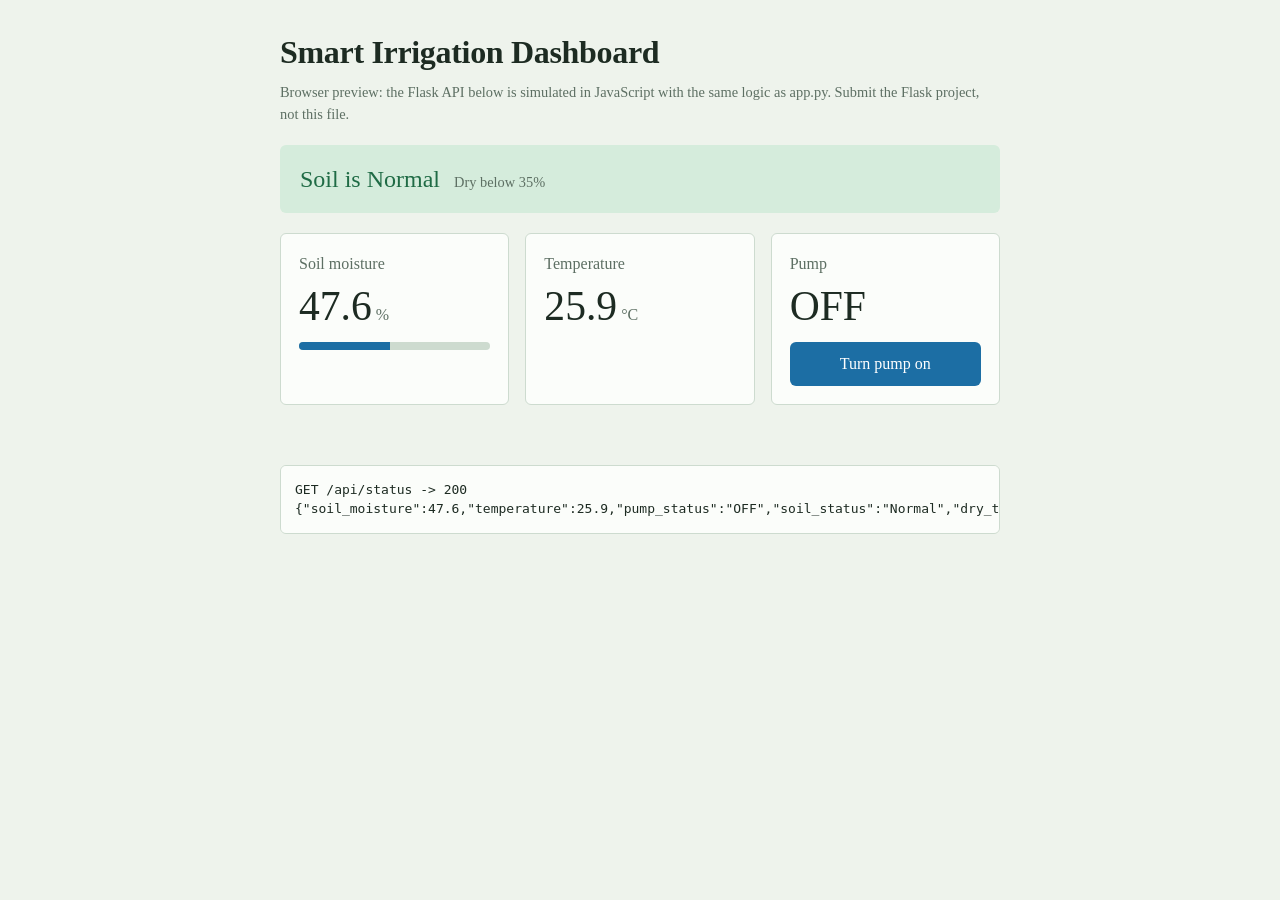
<file: Smart_Irrigation_Dashboard_(preview)[1].html>
<!doctype html>
<html lang="en">
<head>
<meta charset="utf-8">
<meta name="viewport" content="width=device-width, initial-scale=1, viewport-fit=cover">
<title>Smart Irrigation Dashboard</title>
<style>
:root{box-sizing:border-box;padding-top:env(safe-area-inset-top,0px);padding-bottom:env(safe-area-inset-bottom,0px);
--bg:#eef3ec;--ink:#1d2b22;--muted:#5d6f63;--card:#fbfdfa;--line:#cddbcf;--dry:#b5651d;--dry-bg:#f6e3cc;--ok:#1f6b45;--ok-bg:#d5ecdc;--water:#1c6ea4;--err:#a12d2d;color-scheme:light}
@media (prefers-color-scheme:dark){:root:not([data-theme="light"]){--bg:#121a15;--ink:#e3ece5;--muted:#9bb0a1;--card:#1a251e;--line:#2c3d32;--dry:#f0b46c;--dry-bg:#3d2a14;--ok:#7fd6a3;--ok-bg:#16301f;--water:#4aa3df;--err:#ff8a8a;color-scheme:dark}}
html{scroll-padding-top:env(safe-area-inset-top,0px)}
*{box-sizing:border-box}
body{margin:0;background:var(--bg);color:var(--ink);font:16px/1.5 Georgia,"Times New Roman",serif}
main{max-width:760px;margin:0 auto;padding:28px 20px 48px}
h1{font-size:2rem;margin:0 0 6px;letter-spacing:-.01em}
.note{color:var(--muted);font-size:.9rem;margin:0 0 20px}
h2{font-size:1rem;font-weight:normal;color:var(--muted);margin:0 0 8px}
.banner{display:flex;flex-wrap:wrap;align-items:baseline;gap:14px;padding:16px 20px;border-radius:6px;font-size:1.5rem;margin-bottom:20px;background:var(--ok-bg);color:var(--ok);transition:background .3s,color .3s}
.banner.dry{background:var(--dry-bg);color:var(--dry)}
.banner small{font-size:.9rem;color:var(--muted)}
.cards{display:grid;gap:16px;grid-template-columns:repeat(auto-fit,minmax(200px,1fr))}
.card{background:var(--card);border:1px solid var(--line);border-radius:6px;padding:18px}
.value{margin:0 0 12px;font-size:2.6rem;line-height:1.1}
.value small{font-size:1rem;color:var(--muted);margin-left:4px}
.bar{height:8px;background:var(--line);border-radius:4px;overflow:hidden}
#bar{height:100%;width:0;background:var(--water);transition:width .4s}
button{font:inherit;width:100%;padding:10px 14px;border:0;border-radius:6px;background:var(--water);color:#fff;cursor:pointer}
button.on{background:#33463a}
button:disabled{opacity:.6;cursor:wait}
button:focus-visible{outline:3px solid var(--water);outline-offset:2px}
.message{min-height:1.5em;margin-top:16px;color:var(--muted)}
.message.error{color:var(--err)}
.log{margin-top:20px;background:var(--card);border:1px solid var(--line);border-radius:6px;padding:14px;font:13px/1.5 ui-monospace,Menlo,Consolas,monospace;overflow-x:auto;white-space:pre;max-height:200px}
@media (prefers-reduced-motion:reduce){*{transition:none!important}}
</style>
</head>
<body>
<main>
<h1>Smart Irrigation Dashboard</h1>
<p class="note">Browser preview: the Flask API below is simulated in JavaScript with the same logic as app.py. Submit the Flask project, not this file.</p>

<section id="banner" class="banner" aria-live="polite"><span id="soilStatus">Loading…</span><small id="threshold"></small></section>

<section class="cards">
<article class="card"><h2>Soil moisture</h2><p class="value"><span id="moisture">–</span><small>%</small></p><div class="bar"><div id="bar"></div></div></article>
<article class="card"><h2>Temperature</h2><p class="value"><span id="temp">–</span><small>°C</small></p></article>
<article class="card"><h2>Pump</h2><p class="value"><span id="pump">–</span></p><button id="toggle" type="button">Turn pump on</button></article>
</section>

<p id="message" class="message" role="status"></p>
<div class="log" id="log" aria-label="API log">API log appears here…</div>
</main>
<script>
// ---- Simulated backend (mirrors app.py) ----
const DRY_THRESHOLD = 35;
const state = {soil_moisture: 50.0, temperature: 26.0, pump_on: false};
const clamp = (v, lo, hi) => Math.max(lo, Math.min(hi, v));
const round1 = v => Math.round(v * 10) / 10;
const rand = (a, b) => a + Math.random() * (b - a);

function simulate() {
  const drift = state.pump_on ? rand(1, 4) : -rand(0, 2.5);
  state.soil_moisture = round1(clamp(state.soil_moisture + drift, 0, 100));
  state.temperature = round1(clamp(state.temperature + rand(-0.5, 0.5), 15, 45));
}
function payload() {
  return {
    soil_moisture: state.soil_moisture, temperature: state.temperature,
    pump_status: state.pump_on ? "ON" : "OFF",
    soil_status: state.soil_moisture < DRY_THRESHOLD ? "Dry" : "Normal",
    dry_threshold: DRY_THRESHOLD
  };
}
function mockFetch(url, opts = {}) {
  let status = 200, body;
  if (url === "/api/status") { simulate(); body = payload(); }
  else if (url === "/api/pump" && opts.method === "POST") {
    let data = null; try { data = JSON.parse(opts.body); } catch (e) {}
    if (!data || typeof data !== "object" || !("is_on" in data)) { status = 400; body = {success: false, error: 'Send JSON like {"is_on": true}.'}; }
    else if (typeof data.is_on !== "boolean") { status = 400; body = {success: false, error: '"is_on" must be true or false.'}; }
    else { state.pump_on = data.is_on; body = Object.assign({success: true}, payload()); }
  } else { status = 404; body = {error: "Not found"}; }
  log(`${opts.method || "GET"} ${url} -> ${status}\n${JSON.stringify(body)}`);
  return Promise.resolve({ok: status < 400, status, json: () => Promise.resolve(body)});
}
const logLines = [];
function log(t) { logLines.unshift(t); logLines.length = Math.min(logLines.length, 6); document.getElementById("log").textContent = logLines.join("\n\n"); }

// ---- Frontend (same as static/app.js, using mockFetch) ----
let pumpIsOn = false;
const $ = id => document.getElementById(id);
function showMessage(t, err = false) { const el = $("message"); el.textContent = t; el.classList.toggle("error", err); }
function render(d) {
  pumpIsOn = d.pump_status === "ON";
  $("moisture").textContent = d.soil_moisture; $("temp").textContent = d.temperature; $("pump").textContent = d.pump_status;
  $("bar").style.width = d.soil_moisture + "%";
  $("soilStatus").textContent = "Soil is " + d.soil_status;
  $("threshold").textContent = "Dry below " + d.dry_threshold + "%";
  $("banner").classList.toggle("dry", d.soil_status === "Dry");
  const b = $("toggle"); b.textContent = pumpIsOn ? "Turn pump off" : "Turn pump on"; b.classList.toggle("on", pumpIsOn);
}
async function loadStatus() {
  try { const r = await mockFetch("/api/status"); if (!r.ok) throw new Error("Server returned " + r.status); render(await r.json()); showMessage(""); }
  catch (e) { showMessage("Can’t reach the server. Retrying…", true); }
}
async function togglePump() {
  const b = $("toggle"); b.disabled = true;
  try {
    const r = await mockFetch("/api/pump", {method: "POST", headers: {"Content-Type": "application/json"}, body: JSON.stringify({is_on: !pumpIsOn})});
    const d = await r.json();
    if (!r.ok || !d.success) throw new Error(d.error || "Request failed");
    render(d); showMessage("Pump turned " + d.pump_status.toLowerCase() + ".");
  } catch (e) { showMessage("Couldn’t change the pump: " + e.message, true); }
  finally { b.disabled = false; }
}
$("toggle").addEventListener("click", togglePump);
loadStatus(); setInterval(loadStatus, 3000);
</script>
</body>
</html>
</file>
